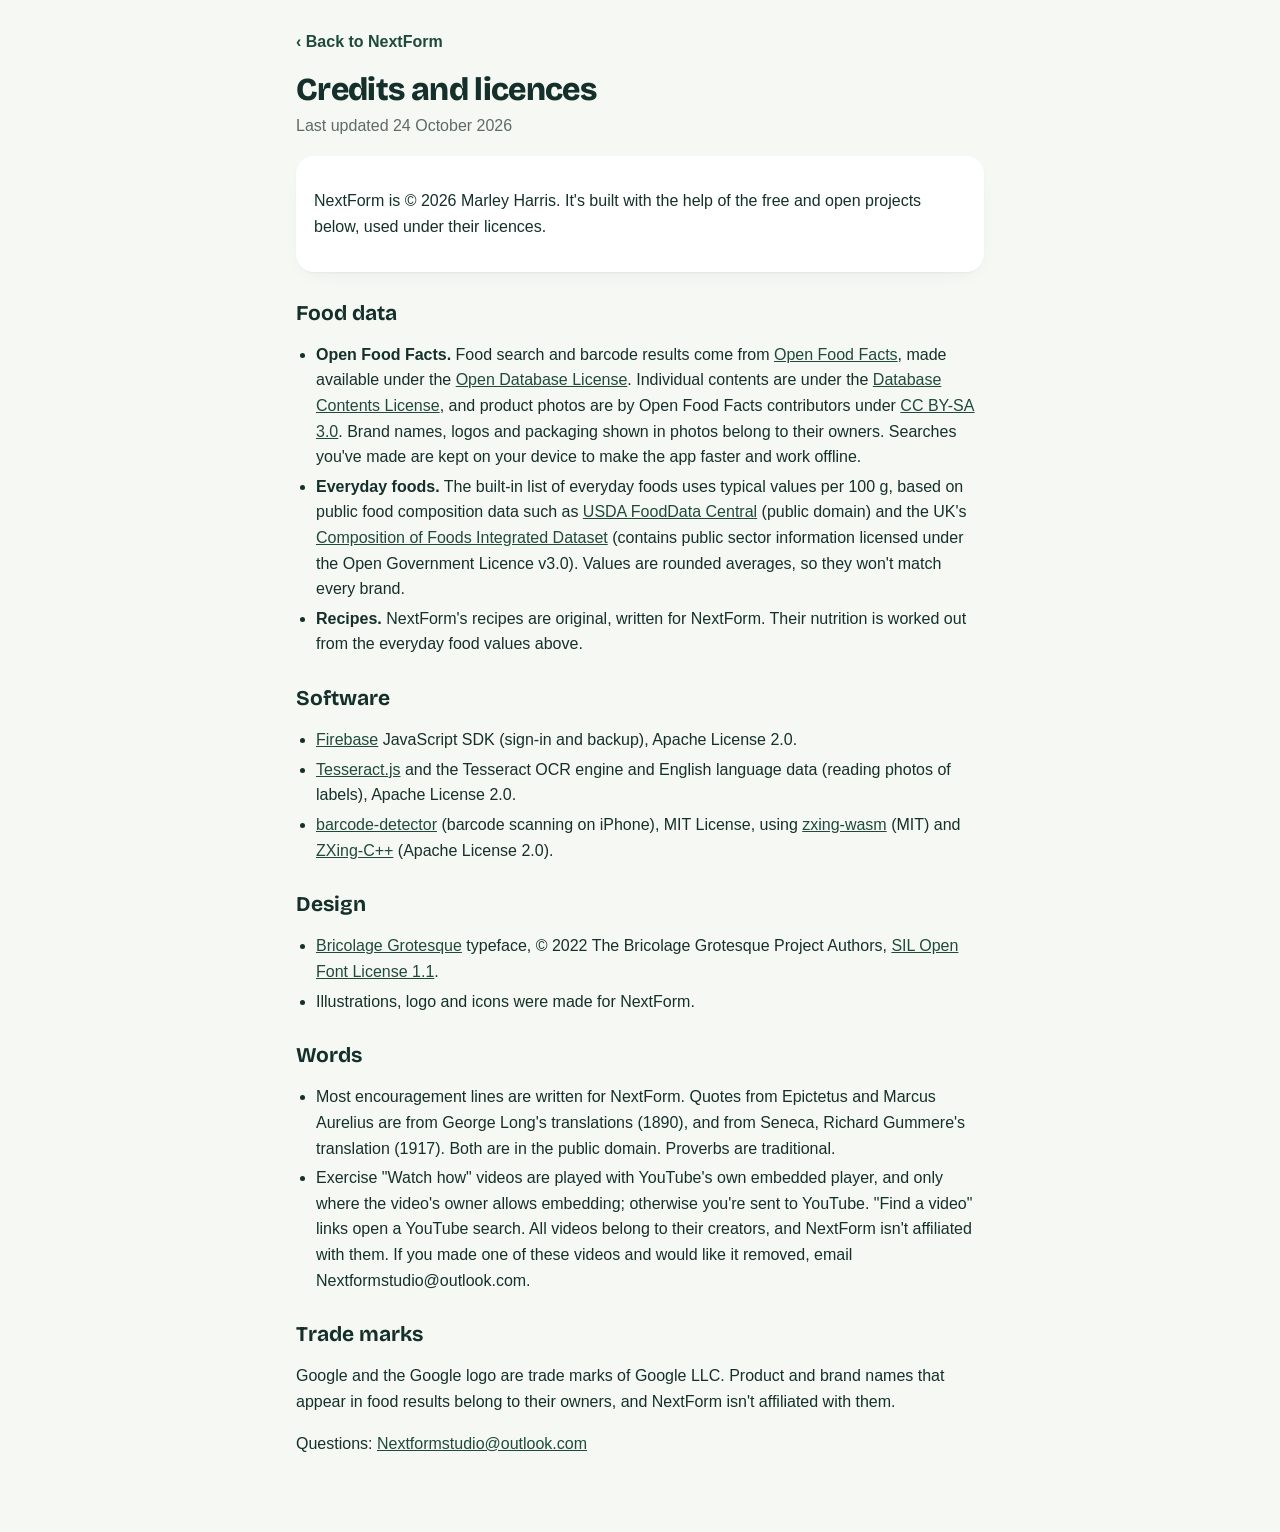
<file: credits.html>
<!doctype html>
<html lang="en-GB">
<head>
<meta charset="utf-8"><meta name="viewport" content="width=device-width,initial-scale=1">
<title>Credits and licences · NextForm</title>
<meta name="theme-color" content="#f6f8f4">
<link rel="icon" type="image/png" sizes="32x32" href="icons/favicon-32.png?v=2">
<link rel="stylesheet" href="legal.css?v=1">
</head>
<body>
<main>
<a class="back" href="./">‹ Back to NextForm</a>
<h1>Credits and licences</h1>
<p class="updated">Last updated 24 October 2026</p>

<div class="card">
<p>NextForm is © 2026 Marley Harris. It's built with the help of the free and open projects below, used under their licences.</p>
</div>

<h2>Food data</h2>
<ul>
<li><b>Open Food Facts.</b> Food search and barcode results come from <a href="https://world.openfoodfacts.org" rel="noopener">Open Food Facts</a>, made available under the <a href="https://opendatacommons.org/licenses/odbl/1-0/" rel="noopener">Open Database License</a>. Individual contents are under the <a href="https://opendatacommons.org/licenses/dbcl/1-0/" rel="noopener">Database Contents License</a>, and product photos are by Open Food Facts contributors under <a href="https://creativecommons.org/licenses/by-sa/3.0/" rel="noopener">CC BY-SA 3.0</a>. Brand names, logos and packaging shown in photos belong to their owners. Searches you've made are kept on your device to make the app faster and work offline.</li>
<li><b>Everyday foods.</b> The built-in list of everyday foods uses typical values per 100 g, based on public food composition data such as <a href="https://fdc.nal.usda.gov" rel="noopener">USDA FoodData Central</a> (public domain) and the UK's <a href="https://www.gov.uk/government/publications/composition-of-foods-integrated-dataset-cofid" rel="noopener">Composition of Foods Integrated Dataset</a> (contains public sector information licensed under the Open Government Licence v3.0). Values are rounded averages, so they won't match every brand.</li>
<li><b>Recipes.</b> NextForm's recipes are original, written for NextForm. Their nutrition is worked out from the everyday food values above.</li>
</ul>

<h2>Software</h2>
<ul>
<li><a href="https://firebase.google.com" rel="noopener">Firebase</a> JavaScript SDK (sign-in and backup), Apache License 2.0.</li>
<li><a href="https://github.com/naptha/tesseract.js" rel="noopener">Tesseract.js</a> and the Tesseract OCR engine and English language data (reading photos of labels), Apache License 2.0.</li>
<li><a href="https://github.com/Sec-ant/barcode-detector" rel="noopener">barcode-detector</a> (barcode scanning on iPhone), MIT License, using <a href="https://github.com/Sec-ant/zxing-wasm" rel="noopener">zxing-wasm</a> (MIT) and <a href="https://github.com/zxing-cpp/zxing-cpp" rel="noopener">ZXing-C++</a> (Apache License 2.0).</li>
</ul>

<h2>Design</h2>
<ul>
<li><a href="https://github.com/ateliertriay/bricolage" rel="noopener">Bricolage Grotesque</a> typeface, © 2022 The Bricolage Grotesque Project Authors, <a href="https://openfontlicense.org" rel="noopener">SIL Open Font License 1.1</a>.</li>
<li>Illustrations, logo and icons were made for NextForm.</li>
</ul>

<h2>Words</h2>
<ul>
<li>Most encouragement lines are written for NextForm. Quotes from Epictetus and Marcus Aurelius are from George Long's translations (1890), and from Seneca, Richard Gummere's translation (1917). Both are in the public domain. Proverbs are traditional.</li>
<li>Exercise "Watch how" videos are played with YouTube's own embedded player, and only where the video's owner allows embedding; otherwise you're sent to YouTube. "Find a video" links open a YouTube search. All videos belong to their creators, and NextForm isn't affiliated with them. If you made one of these videos and would like it removed, email Nextformstudio@outlook.com.</li>
</ul>

<h2>Trade marks</h2>
<p>Google and the Google logo are trade marks of Google LLC. Product and brand names that appear in food results belong to their owners, and NextForm isn't affiliated with them.</p>

<p>Questions: <a href="mailto:Nextformstudio@outlook.com">Nextformstudio@outlook.com</a></p>
</main>
</body>
</html>
</file>
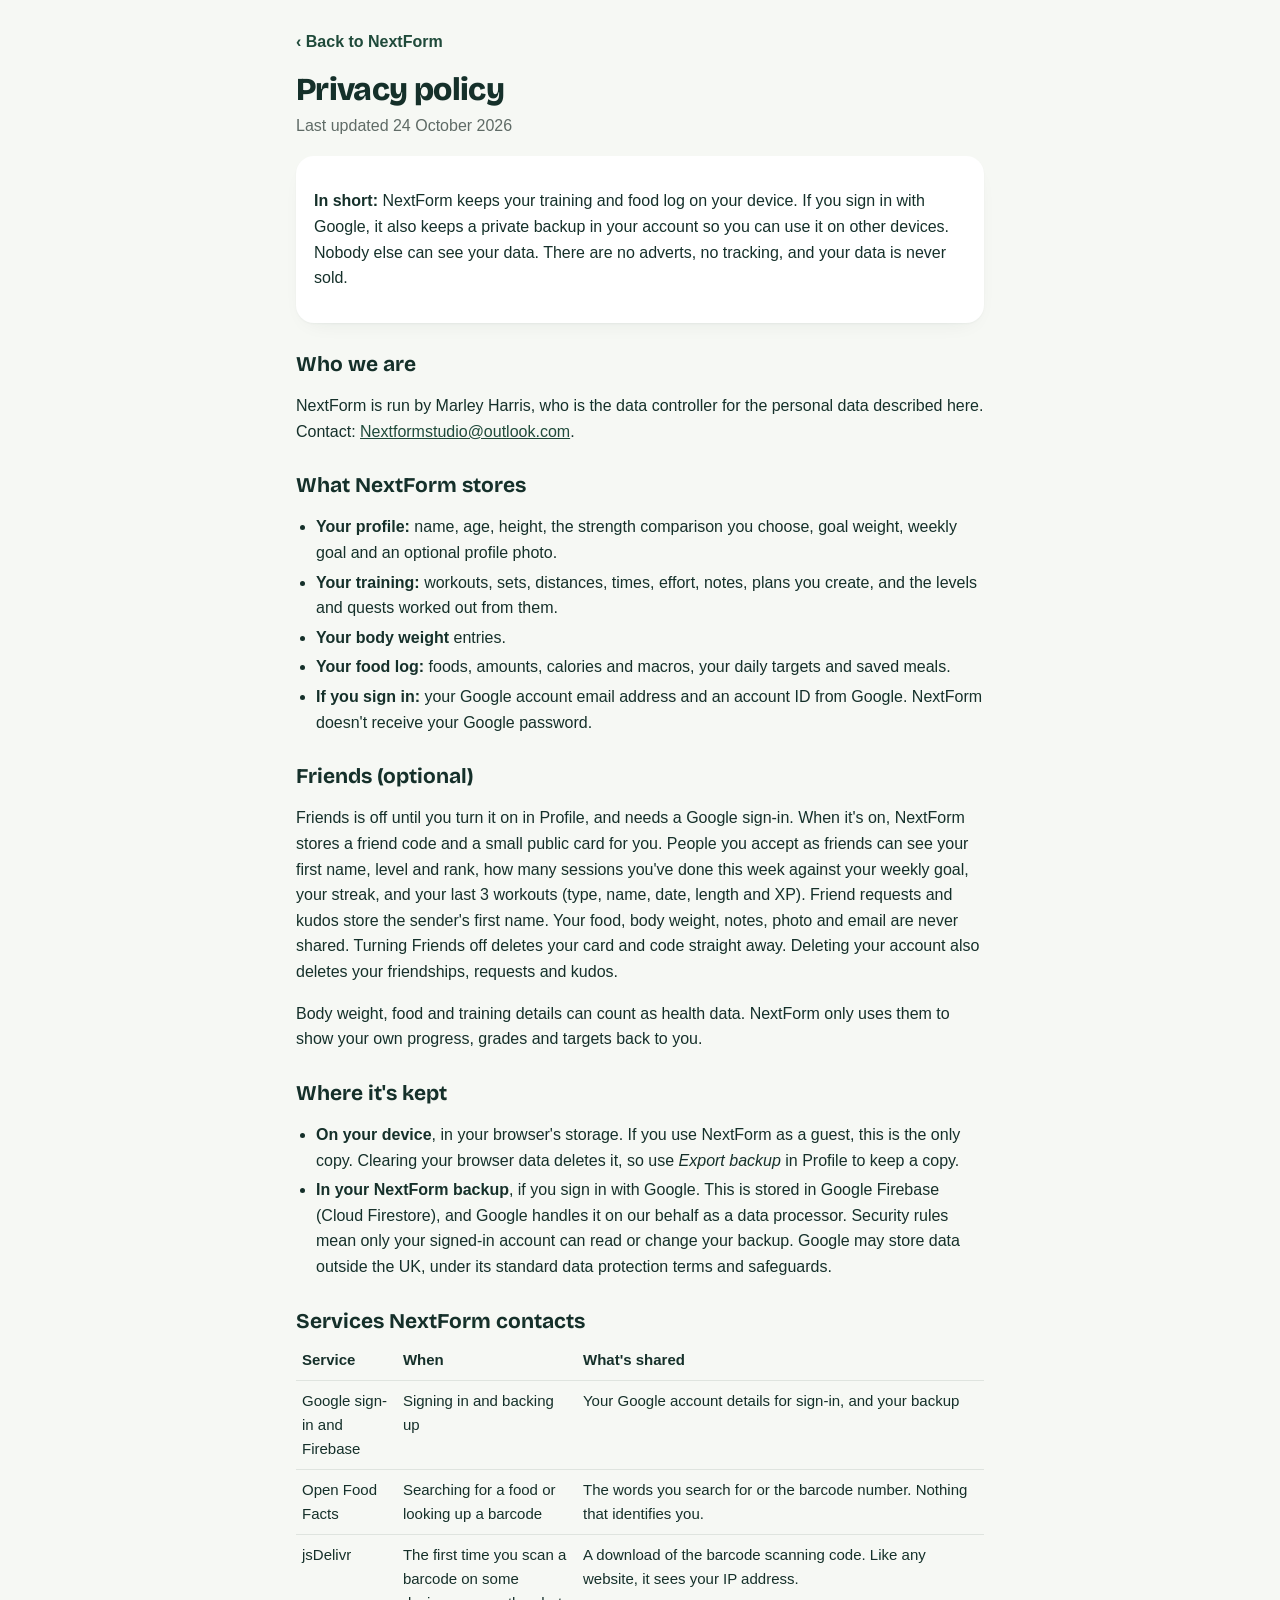
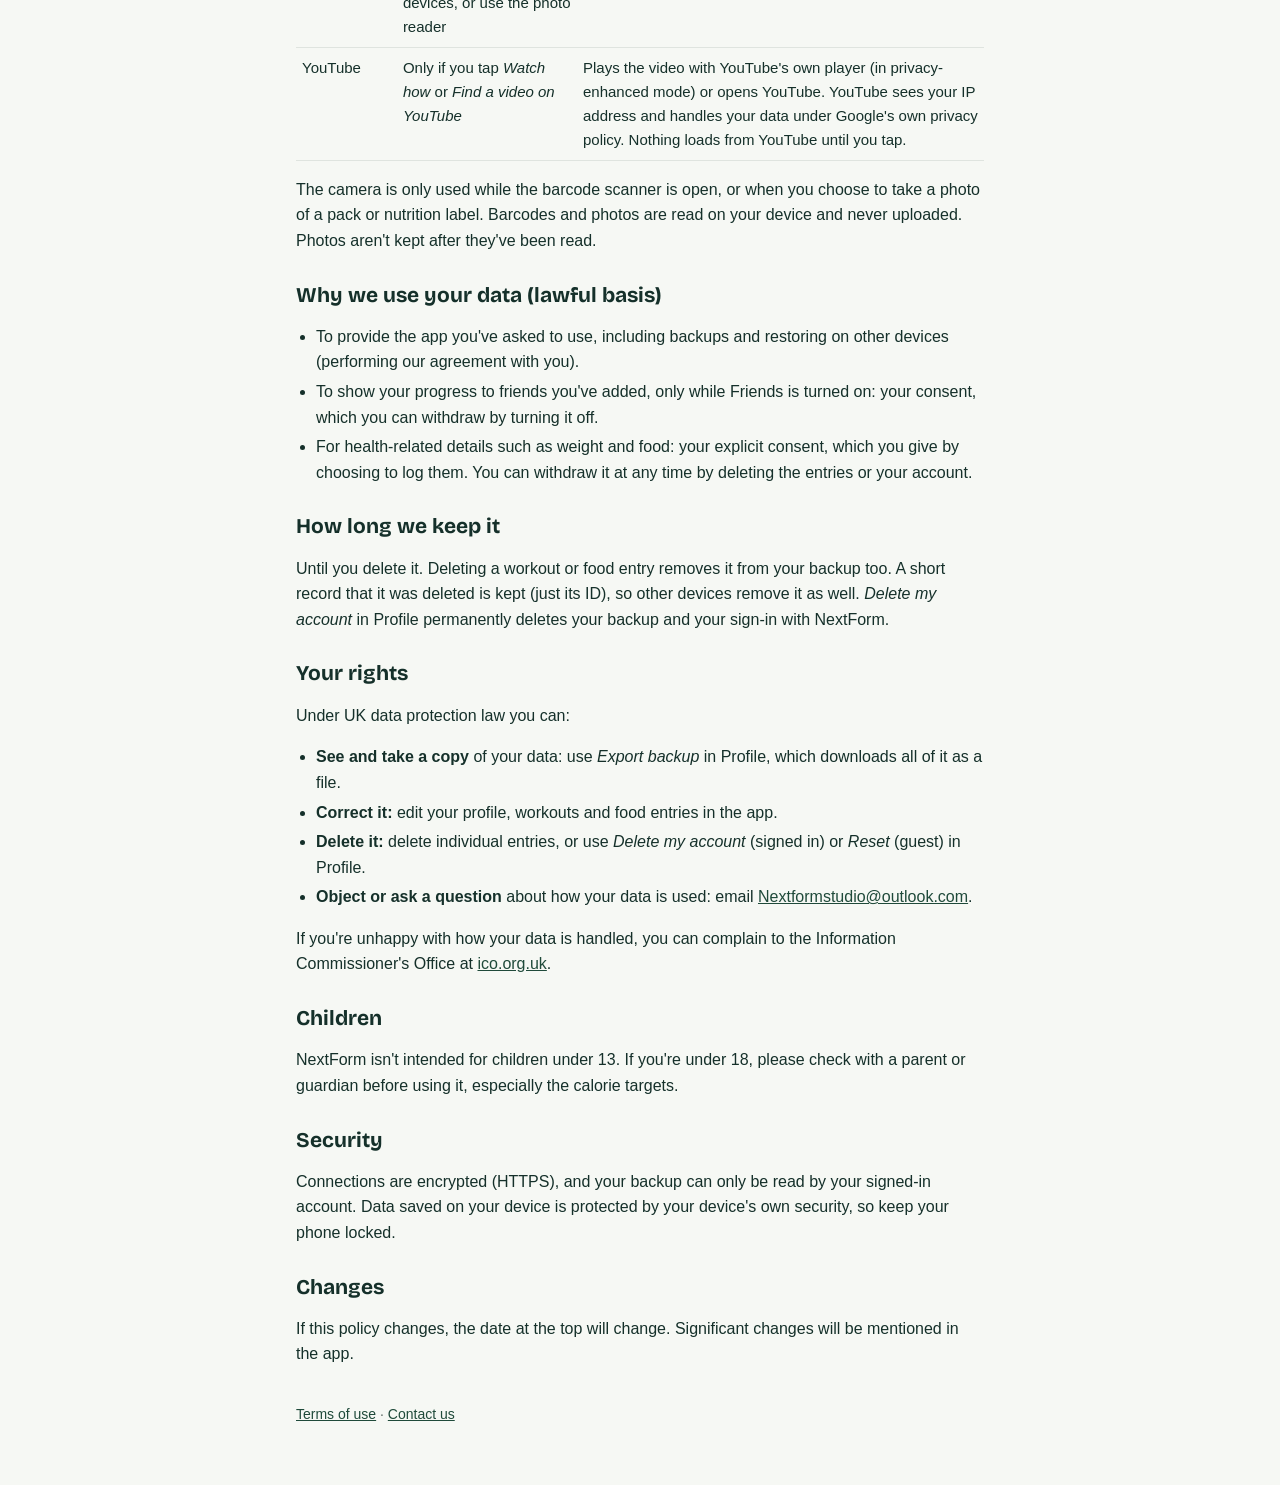
<file: privacy.html>
<!doctype html>
<html lang="en-GB">
<head>
<meta charset="utf-8"><meta name="viewport" content="width=device-width,initial-scale=1">
<title>Privacy policy · NextForm</title>
<meta name="theme-color" content="#f6f8f4">
<link rel="icon" type="image/png" sizes="32x32" href="icons/favicon-32.png?v=2">
<link rel="stylesheet" href="legal.css?v=1">
</head>
<body>
<main>
<a class="back" href="./">‹ Back to NextForm</a>
<h1>Privacy policy</h1>
<p class="updated">Last updated 24 October 2026</p>

<div class="card">
<p><b>In short:</b> NextForm keeps your training and food log on your device. If you sign in with Google, it also keeps a private backup in your account so you can use it on other devices. Nobody else can see your data. There are no adverts, no tracking, and your data is never sold.</p>
</div>

<h2>Who we are</h2>
<p>NextForm is run by Marley Harris, who is the data controller for the personal data described here. Contact: <a href="mailto:Nextformstudio@outlook.com">Nextformstudio@outlook.com</a>.</p>

<h2>What NextForm stores</h2>
<ul>
<li><b>Your profile:</b> name, age, height, the strength comparison you choose, goal weight, weekly goal and an optional profile photo.</li>
<li><b>Your training:</b> workouts, sets, distances, times, effort, notes, plans you create, and the levels and quests worked out from them.</li>
<li><b>Your body weight</b> entries.</li>
<li><b>Your food log:</b> foods, amounts, calories and macros, your daily targets and saved meals.</li>
<li><b>If you sign in:</b> your Google account email address and an account ID from Google. NextForm doesn't receive your Google password.</li>
</ul>
<h2>Friends (optional)</h2>
<p>Friends is off until you turn it on in Profile, and needs a Google sign-in. When it's on, NextForm stores a friend code and a small public card for you. People you accept as friends can see your first name, level and rank, how many sessions you've done this week against your weekly goal, your streak, and your last 3 workouts (type, name, date, length and XP). Friend requests and kudos store the sender's first name. Your food, body weight, notes, photo and email are never shared. Turning Friends off deletes your card and code straight away. Deleting your account also deletes your friendships, requests and kudos.</p>

<p>Body weight, food and training details can count as health data. NextForm only uses them to show your own progress, grades and targets back to you.</p>

<h2>Where it's kept</h2>
<ul>
<li><b>On your device</b>, in your browser's storage. If you use NextForm as a guest, this is the only copy. Clearing your browser data deletes it, so use <i>Export backup</i> in Profile to keep a copy.</li>
<li><b>In your NextForm backup</b>, if you sign in with Google. This is stored in Google Firebase (Cloud Firestore), and Google handles it on our behalf as a data processor. Security rules mean only your signed-in account can read or change your backup. Google may store data outside the UK, under its standard data protection terms and safeguards.</li>
</ul>

<h2>Services NextForm contacts</h2>
<div class="wrap"><table>
<tr><th>Service</th><th>When</th><th>What's shared</th></tr>
<tr><td>Google sign-in and Firebase</td><td>Signing in and backing up</td><td>Your Google account details for sign-in, and your backup</td></tr>
<tr><td>Open Food Facts</td><td>Searching for a food or looking up a barcode</td><td>The words you search for or the barcode number. Nothing that identifies you.</td></tr>
<tr><td>jsDelivr</td><td>The first time you scan a barcode on some devices, or use the photo reader</td><td>A download of the barcode scanning code. Like any website, it sees your IP address.</td></tr>
<tr><td>YouTube</td><td>Only if you tap <i>Watch how</i> or <i>Find a video on YouTube</i></td><td>Plays the video with YouTube's own player (in privacy-enhanced mode) or opens YouTube. YouTube sees your IP address and handles your data under Google's own privacy policy. Nothing loads from YouTube until you tap.</td></tr>
</table></div>
<p>The camera is only used while the barcode scanner is open, or when you choose to take a photo of a pack or nutrition label. Barcodes and photos are read on your device and never uploaded. Photos aren't kept after they've been read.</p>

<h2>Why we use your data (lawful basis)</h2>
<ul>
<li>To provide the app you've asked to use, including backups and restoring on other devices (performing our agreement with you).</li>
<li>To show your progress to friends you've added, only while Friends is turned on: your consent, which you can withdraw by turning it off.</li>
<li>For health-related details such as weight and food: your explicit consent, which you give by choosing to log them. You can withdraw it at any time by deleting the entries or your account.</li>
</ul>

<h2>How long we keep it</h2>
<p>Until you delete it. Deleting a workout or food entry removes it from your backup too. A short record that it was deleted is kept (just its ID), so other devices remove it as well. <i>Delete my account</i> in Profile permanently deletes your backup and your sign-in with NextForm.</p>

<h2>Your rights</h2>
<p>Under UK data protection law you can:</p>
<ul>
<li><b>See and take a copy</b> of your data: use <i>Export backup</i> in Profile, which downloads all of it as a file.</li>
<li><b>Correct it:</b> edit your profile, workouts and food entries in the app.</li>
<li><b>Delete it:</b> delete individual entries, or use <i>Delete my account</i> (signed in) or <i>Reset</i> (guest) in Profile.</li>
<li><b>Object or ask a question</b> about how your data is used: email <a href="mailto:Nextformstudio@outlook.com">Nextformstudio@outlook.com</a>.</li>
</ul>
<p>If you're unhappy with how your data is handled, you can complain to the Information Commissioner's Office at <a href="https://ico.org.uk/make-a-complaint/" rel="noopener">ico.org.uk</a>.</p>

<h2>Children</h2>
<p>NextForm isn't intended for children under 13. If you're under 18, please check with a parent or guardian before using it, especially the calorie targets.</p>

<h2>Security</h2>
<p>Connections are encrypted (HTTPS), and your backup can only be read by your signed-in account. Data saved on your device is protected by your device's own security, so keep your phone locked.</p>

<h2>Changes</h2>
<p>If this policy changes, the date at the top will change. Significant changes will be mentioned in the app.</p>

<footer><a href="terms.html">Terms of use</a> · <a href="mailto:Nextformstudio@outlook.com">Contact us</a></footer>
</main>
</body>
</html>
</file>
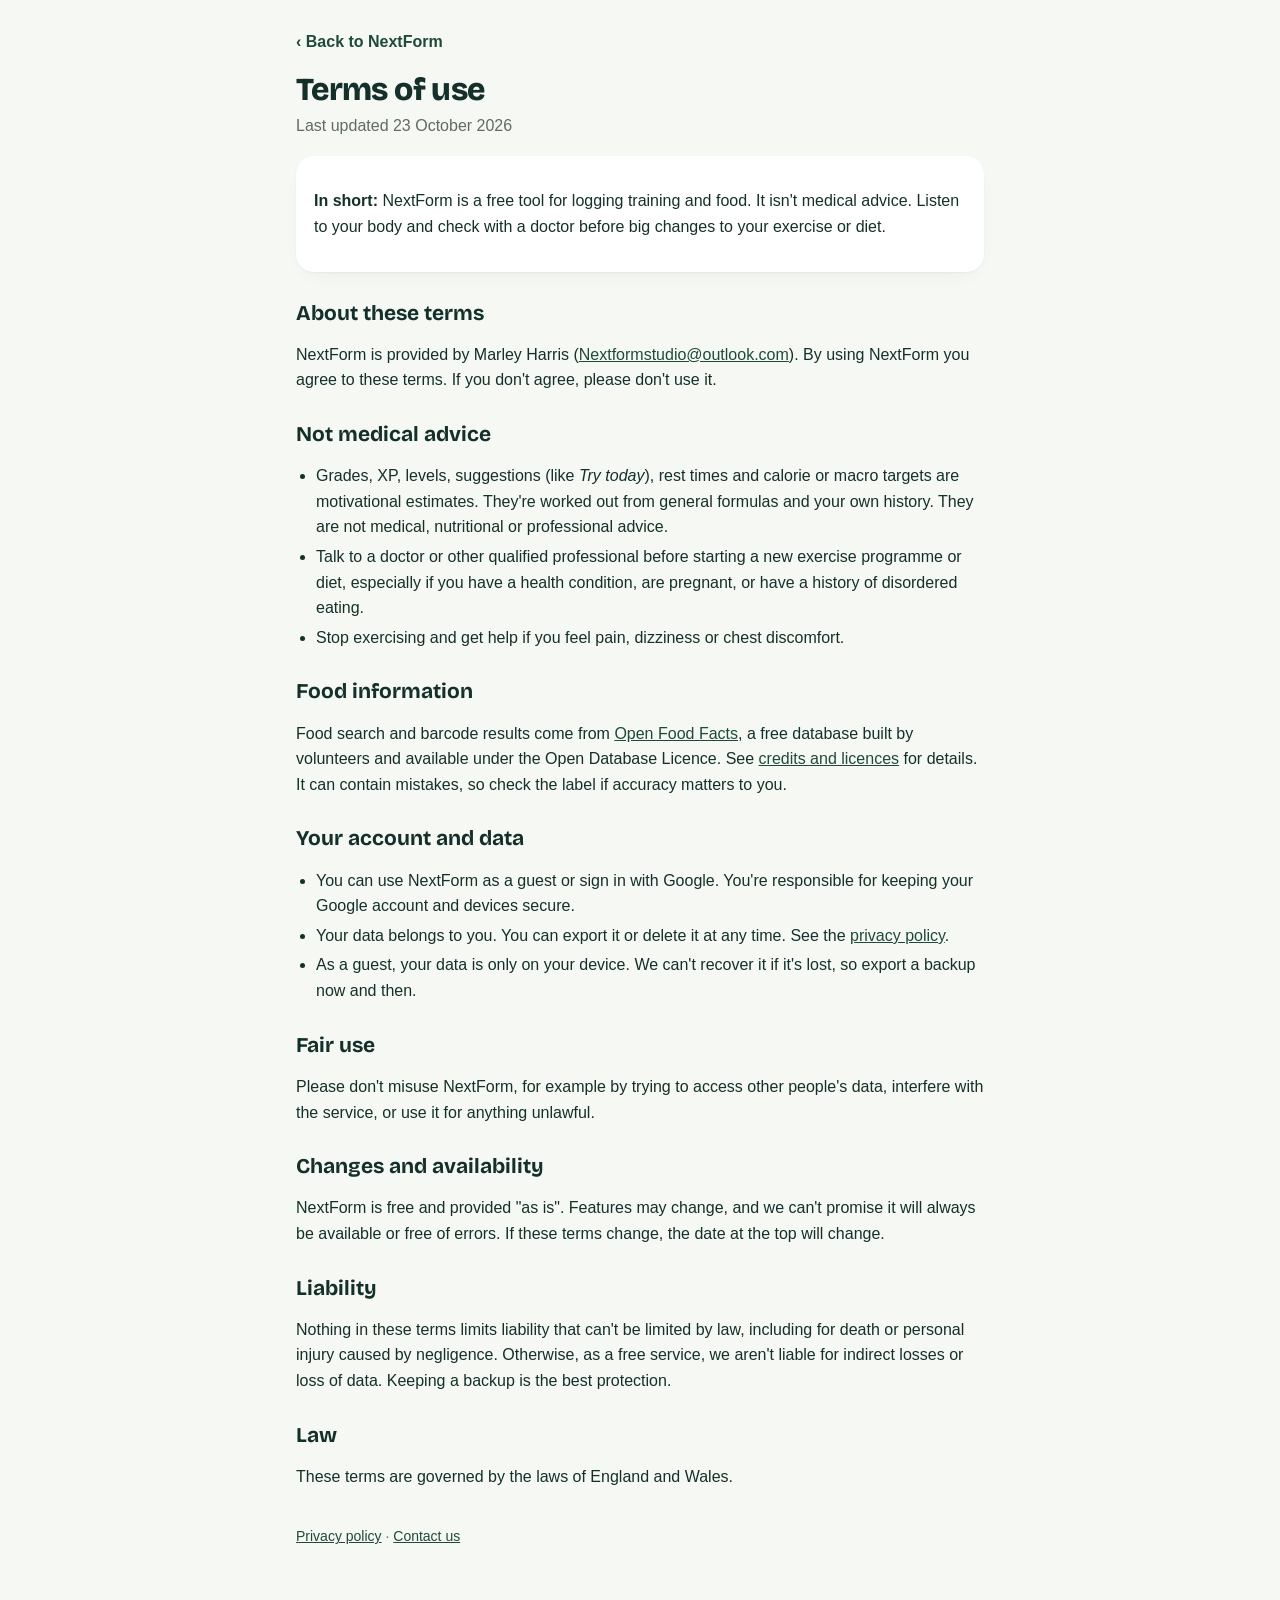
<file: terms.html>
<!doctype html>
<html lang="en-GB">
<head>
<meta charset="utf-8"><meta name="viewport" content="width=device-width,initial-scale=1">
<title>Terms of use · NextForm</title>
<meta name="theme-color" content="#f6f8f4">
<link rel="icon" type="image/png" sizes="32x32" href="icons/favicon-32.png?v=2">
<link rel="stylesheet" href="legal.css?v=1">
</head>
<body>
<main>
<a class="back" href="./">‹ Back to NextForm</a>
<h1>Terms of use</h1>
<p class="updated">Last updated 23 October 2026</p>

<div class="card">
<p><b>In short:</b> NextForm is a free tool for logging training and food. It isn't medical advice. Listen to your body and check with a doctor before big changes to your exercise or diet.</p>
</div>

<h2>About these terms</h2>
<p>NextForm is provided by Marley Harris (<a href="mailto:Nextformstudio@outlook.com">Nextformstudio@outlook.com</a>). By using NextForm you agree to these terms. If you don't agree, please don't use it.</p>

<h2>Not medical advice</h2>
<ul>
<li>Grades, XP, levels, suggestions (like <i>Try today</i>), rest times and calorie or macro targets are motivational estimates. They're worked out from general formulas and your own history. They are not medical, nutritional or professional advice.</li>
<li>Talk to a doctor or other qualified professional before starting a new exercise programme or diet, especially if you have a health condition, are pregnant, or have a history of disordered eating.</li>
<li>Stop exercising and get help if you feel pain, dizziness or chest discomfort.</li>
</ul>

<h2>Food information</h2>
<p>Food search and barcode results come from <a href="https://world.openfoodfacts.org" rel="noopener">Open Food Facts</a>, a free database built by volunteers and available under the Open Database Licence. See <a href="credits.html">credits and licences</a> for details. It can contain mistakes, so check the label if accuracy matters to you.</p>

<h2>Your account and data</h2>
<ul>
<li>You can use NextForm as a guest or sign in with Google. You're responsible for keeping your Google account and devices secure.</li>
<li>Your data belongs to you. You can export it or delete it at any time. See the <a href="privacy.html">privacy policy</a>.</li>
<li>As a guest, your data is only on your device. We can't recover it if it's lost, so export a backup now and then.</li>
</ul>

<h2>Fair use</h2>
<p>Please don't misuse NextForm, for example by trying to access other people's data, interfere with the service, or use it for anything unlawful.</p>

<h2>Changes and availability</h2>
<p>NextForm is free and provided "as is". Features may change, and we can't promise it will always be available or free of errors. If these terms change, the date at the top will change.</p>

<h2>Liability</h2>
<p>Nothing in these terms limits liability that can't be limited by law, including for death or personal injury caused by negligence. Otherwise, as a free service, we aren't liable for indirect losses or loss of data. Keeping a backup is the best protection.</p>

<h2>Law</h2>
<p>These terms are governed by the laws of England and Wales.</p>

<footer><a href="privacy.html">Privacy policy</a> · <a href="mailto:Nextformstudio@outlook.com">Contact us</a></footer>
</main>
</body>
</html>
</file>
<file: legal.css>
@font-face{font-family:"Bricolage";src:url(fonts/bricolage-grotesque.woff) format("woff");font-display:swap}
:root{--pine:#1f4a3a;--pine-deep:#15302a;--stone:#5f6b66;--mist:#e7eee4;--snow:#f6f8f4;--card:#fff;--hairline:rgba(21,48,42,.1)}
*{box-sizing:border-box}
body{margin:0;background:var(--snow);color:var(--pine-deep);font:16px/1.6 -apple-system,BlinkMacSystemFont,"Segoe UI",Roboto,sans-serif;-webkit-text-size-adjust:100%}
main{max-width:720px;margin:0 auto;padding:20px 16px 60px}
.back{display:inline-flex;align-items:center;gap:6px;color:var(--pine);font-weight:650;text-decoration:none;min-height:44px}
h1{font:800 32px/1.15 "Bricolage",sans-serif;letter-spacing:-.02em;margin:8px 0 4px}
h2{font:700 21px/1.25 "Bricolage",sans-serif;margin:28px 0 6px}
.updated{color:var(--stone);margin:0 0 18px}
.card{background:var(--card);border-radius:18px;padding:16px 18px;box-shadow:0 1px 2px rgba(21,48,42,.04),0 8px 24px -14px rgba(21,48,42,.12)}
ul{padding-left:20px}li{margin:4px 0}
a{color:var(--pine)}
table{width:100%;border-collapse:collapse;font-size:15px}td,th{text-align:left;vertical-align:top;padding:8px 6px;border-bottom:1px solid var(--hairline)}th{font-weight:650}
.wrap{overflow-x:auto}
footer{margin-top:36px;color:var(--stone);font-size:14px}
</file>
